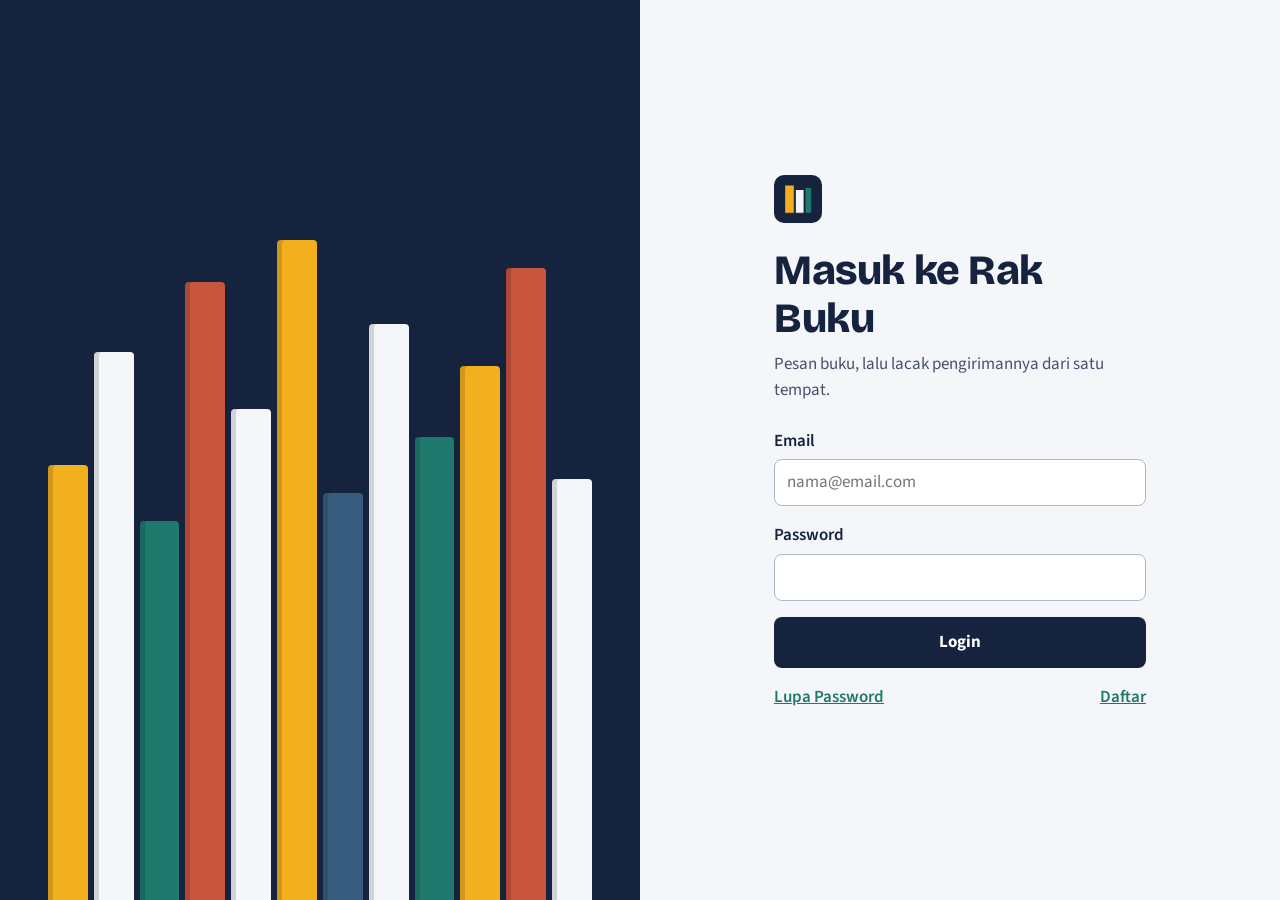
<file: tugas-uts-web1/index.html>
<!DOCTYPE html>
<html lang="id">
<head>
  <meta charset="UTF-8">
  <meta name="viewport" content="width=device-width, initial-scale=1.0">
  <link rel="icon" href="assets/logo.png">
  <link rel="preconnect" href="https://fonts.googleapis.com">
  <link rel="preconnect" href="https://fonts.gstatic.com" crossorigin>
  <link href="https://fonts.googleapis.com/css2?family=Bricolage+Grotesque:wght@600;700;800&family=Source+Sans+3:wght@400;600;700&display=swap" rel="stylesheet">
  <link rel="stylesheet" href="css/style.css">
  <title>Masuk | Rak Buku</title>
</head>
<body data-page="login" class="page-login">
  <main class="login-layout">
    <!-- Panel kiri: dekorasi punggung buku (hanya hiasan) -->
    <section class="login-art" aria-hidden="true">
      <div class="spines">
        <span style="--h:62%;--c:#f2b01e"></span><span style="--h:78%;--c:#f4f6fa"></span><span style="--h:54%;--c:#1f7a6d"></span>
        <span style="--h:88%;--c:#c8553d"></span><span style="--h:70%;--c:#f4f6fa"></span><span style="--h:94%;--c:#f2b01e"></span>
        <span style="--h:58%;--c:#355c7d"></span><span style="--h:82%;--c:#f4f6fa"></span><span style="--h:66%;--c:#1f7a6d"></span>
        <span style="--h:76%;--c:#f2b01e"></span><span style="--h:90%;--c:#c8553d"></span><span style="--h:60%;--c:#f4f6fa"></span>
      </div>
    </section>

    <section class="login-panel" aria-labelledby="judulLogin">
      <img src="assets/logo.png" alt="Logo Rak Buku" width="48" height="48" class="logo">
      <h1 id="judulLogin">Masuk ke Rak Buku</h1>
      <p class="lead">Pesan buku, lalu lacak pengirimannya dari satu tempat.</p>

      <form id="formLogin" novalidate>
        <div class="field">
          <label for="email">Email</label>
          <input type="email" id="email" name="email" autocomplete="username" placeholder="nama@email.com" required>
          <p class="error" id="errEmail" role="alert"></p>
        </div>
        <div class="field">
          <label for="password">Password</label>
          <input type="password" id="password" name="password" autocomplete="current-password" required>
          <p class="error" id="errPassword" role="alert"></p>
        </div>
        <button type="submit" class="btn btn-primary btn-block">Login</button>
      </form>

      <div class="login-links">
        <button type="button" class="link-btn" id="btnLupa">Lupa Password</button>
        <button type="button" class="link-btn" id="btnDaftar">Daftar</button>
      </div>
      <p class="hint"></p>
    </section>
  </main>

  <!-- Modal: Lupa Password -->
  <dialog id="modalLupa" aria-labelledby="judulLupa">
    <form id="formLupa" class="modal-body" novalidate>
      <h2 id="judulLupa">Lupa password</h2>
      <p>Masukkan email akun Anda. Kami akan menampilkan petunjuk reset (simulasi, tanpa server).</p>
      <div class="field">
        <label for="emailLupa">Email terdaftar</label>
        <input type="email" id="emailLupa" required>
        <p class="error" id="errLupa" role="alert"></p>
      </div>
      <p class="msg-ok" id="okLupa" role="status"></p>
      <div class="modal-actions">
        <button type="button" class="btn btn-ghost" data-close>Batal</button>
        <button type="submit" class="btn btn-primary">Kirim petunjuk reset</button>
      </div>
    </form>
  </dialog>

  <!-- Modal: Daftar -->
  <dialog id="modalDaftar" aria-labelledby="judulDaftar">
    <form id="formDaftar" class="modal-body" novalidate>
      <h2 id="judulDaftar">Buat akun baru</h2>
      <div class="field">
        <label for="regNama">Nama lengkap</label>
        <input type="text" id="regNama" autocomplete="name" required>
        <p class="error" id="errRegNama" role="alert"></p>
      </div>
      <div class="field">
        <label for="regEmail">Email</label>
        <input type="email" id="regEmail" autocomplete="email" required>
        <p class="error" id="errRegEmail" role="alert"></p>
      </div>
      <div class="field">
        <label for="regPassword">Password (minimal 6 karakter)</label>
        <input type="password" id="regPassword" autocomplete="new-password" required>
        <p class="error" id="errRegPassword" role="alert"></p>
      </div>
      <div class="field">
        <label for="regKonfirmasi">Ulangi password</label>
        <input type="password" id="regKonfirmasi" autocomplete="new-password" required>
        <p class="error" id="errRegKonfirmasi" role="alert"></p>
      </div>
      <div class="modal-actions">
        <button type="button" class="btn btn-ghost" data-close>Batal</button>
        <button type="submit" class="btn btn-primary">Daftar</button>
      </div>
    </form>
  </dialog>

  <div id="toast" class="toast" role="status" aria-live="polite"></div>
  <script src="js/data.js"></script>
  <script src="js/script.js"></script>
</body>
</html>
</file>
<file: tugas-uts-web1/css/style.css>
/* =====================================================
   style.css  |  Rak Buku
   Palet: tinta biru, kuning buku, hijau laut, kertas dingin
   ===================================================== */
:root {
  --ink: #16233f;
  --ink-soft: #46506a;
  --paper: #f4f6fa;
  --white: #ffffff;
  --line: #d5dbe6;
  --amber: #f2b01e;
  --amber-dark: #c98f08;
  --teal: #1f7a6d;
  --danger: #b3261e;
  --radius: 10px;
  --font-head: "Bricolage Grotesque", "Trebuchet MS", system-ui, sans-serif;
  --font-body: "Source Sans 3", "Segoe UI", system-ui, sans-serif;
}

*, *::before, *::after { box-sizing: border-box; }
html { -webkit-text-size-adjust: 100%; }
body { margin: 0; background: var(--paper); color: var(--ink); font-family: var(--font-body); font-size: 1.0625rem; line-height: 1.55; min-height: 100vh; display: flex; flex-direction: column; }
h1, h2, h3 { font-family: var(--font-head); line-height: 1.15; margin: 0 0 .5rem; letter-spacing: -.01em; }
h1 { font-size: clamp(1.9rem, 4vw, 2.6rem); font-weight: 800; }
h2 { font-size: 1.35rem; font-weight: 700; }
h3 { font-size: 1.1rem; font-weight: 700; margin-top: 1.5rem; }
a { color: var(--teal); }
img { max-width: 100%; }
:focus-visible { outline: 3px solid var(--amber); outline-offset: 2px; }
.sr-only { position: absolute; width: 1px; height: 1px; overflow: hidden; clip: rect(0 0 0 0); white-space: nowrap; }
.muted { color: var(--ink-soft); font-size: .95rem; margin: 0; }
.lead { color: var(--ink-soft); margin: 0 0 1.5rem; max-width: 56ch; }
.hint { color: var(--ink-soft); font-size: .9rem; margin-top: .75rem; }
.strong { font-weight: 700; }

/* ---------- Tombol ---------- */
.btn { display: inline-flex; align-items: center; justify-content: center; gap: .4rem; font: inherit; font-weight: 700; padding: .65rem 1.1rem; border-radius: 8px; border: 2px solid transparent; cursor: pointer; text-decoration: none; transition: background .15s, border-color .15s; }
.btn-primary { background: var(--ink); color: var(--white); }
.btn-primary:hover { background: #0d1830; }
.btn-ghost { background: transparent; color: var(--ink); border-color: var(--line); }
.btn-ghost:hover { border-color: var(--ink); }
.btn-sm { padding: .3rem .7rem; font-size: .92rem; }
.btn-block { width: 100%; }
.btn:disabled { opacity: .55; cursor: not-allowed; }
.link-btn { background: none; border: 0; padding: 0; font: inherit; font-weight: 600; color: var(--teal); text-decoration: underline; cursor: pointer; }

/* ---------- Form ---------- */
.field { margin-bottom: 1rem; display: flex; flex-direction: column; }
.field.grow { flex: 1; }
label { font-weight: 600; margin-bottom: .3rem; }
input, select, textarea { font: inherit; color: var(--ink); background: var(--white); border: 1.5px solid #aeb7c8; border-radius: 8px; padding: .6rem .75rem; width: 100%; }
input:focus, select:focus, textarea:focus { border-color: var(--ink); outline: 3px solid rgba(242, 176, 30, .5); outline-offset: 0; }
input.invalid, select.invalid, textarea.invalid { border-color: var(--danger); background: #fff6f5; }
.error { color: var(--danger); font-size: .92rem; margin: .3rem 0 0; min-height: 0; }
.error:empty { display: none; }
.msg-ok { color: var(--teal); font-weight: 600; }
.msg-ok:empty { display: none; }
.qty { width: 5rem; padding: .35rem .5rem; }

/* ---------- Login ---------- */
.login-layout { flex: 1; display: grid; grid-template-columns: minmax(0, 1fr) minmax(0, 1fr); min-height: 100vh; }
.login-art { background: var(--ink); display: flex; align-items: flex-end; padding: 0 3rem; }
.spines { display: flex; align-items: flex-end; gap: 6px; width: 100%; height: 78%; }
.spines span { flex: 1; height: var(--h); background: var(--c); border-radius: 4px 4px 0 0; box-shadow: inset 5px 0 0 rgba(0,0,0,.14); }
.login-panel { align-self: center; justify-self: center; width: min(100%, 420px); padding: 2rem 1.5rem; }
.logo { border-radius: 10px; margin-bottom: 1rem; }
.login-links { display: flex; justify-content: space-between; margin-top: 1rem; }

/* ---------- Modal (dialog) ---------- */
dialog { border: 0; border-radius: 14px; padding: 0; width: min(92vw, 460px); color: var(--ink); box-shadow: 0 24px 60px rgba(22, 35, 63, .35); }
dialog::backdrop { background: rgba(22, 35, 63, .55); }
.modal-body { padding: 1.5rem; }
.modal-actions { display: flex; justify-content: flex-end; gap: .6rem; flex-wrap: wrap; margin-top: 1rem; }
.do-number { font-family: var(--font-head); font-size: 1.5rem; font-weight: 800; background: var(--paper); border: 2px dashed var(--amber-dark); border-radius: 8px; padding: .6rem; text-align: center; margin: .5rem 0; }
ul.plain { padding-left: 1.1rem; margin: .5rem 0; }

/* ---------- Navbar ---------- */
.navbar { background: var(--ink); color: var(--white); }
.navbar-inner { max-width: 1100px; margin: 0 auto; padding: .7rem 1.25rem; display: flex; align-items: center; gap: 1.25rem; flex-wrap: wrap; }
.brand { display: flex; align-items: center; gap: .55rem; color: var(--white); text-decoration: none; font-family: var(--font-head); font-weight: 800; font-size: 1.2rem; }
.brand img { border-radius: 6px; }
.navbar nav { display: flex; gap: .25rem; flex: 1; flex-wrap: wrap; }
.navbar nav a { color: #dfe5f1; text-decoration: none; padding: .35rem .7rem; border-radius: 6px; font-weight: 600; }
.navbar nav a:hover { background: rgba(255,255,255,.1); }
.navbar nav a[aria-current="page"] { background: var(--amber); color: var(--ink); }
.user { display: flex; align-items: center; gap: .75rem; font-size: .95rem; }
.user .btn-ghost { color: var(--white); border-color: rgba(255,255,255,.35); }
.badge { display: inline-block; min-width: 1.4rem; text-align: center; background: var(--white); color: var(--ink); border-radius: 999px; font-size: .8rem; padding: 0 .4rem; margin-left: .2rem; }

/* ---------- Layout umum ---------- */
.container { width: 100%; max-width: 1100px; margin: 0 auto; padding: 2rem 1.25rem 3rem; flex: 1; }
.container.narrow { max-width: 760px; }
.hero { margin-bottom: 1.75rem; }
.footer { text-align: center; padding: 1.25rem; color: var(--ink-soft); font-size: .9rem; border-top: 1px solid var(--line); }
.footer p { margin: 0; }

.menu-grid { display: grid; grid-template-columns: repeat(2, minmax(0, 1fr)); gap: 1rem; margin-bottom: 2rem; }
.menu-btn { display: flex; flex-direction: column; gap: .35rem; text-align: left; font: inherit; color: var(--ink); text-decoration: none; background: var(--white); border: 2px solid var(--line); border-left: 8px solid var(--amber); border-radius: var(--radius); padding: 1.25rem 1.25rem 1.25rem 1.1rem; cursor: pointer; transition: border-color .15s, transform .15s; }
.menu-btn strong { font-family: var(--font-head); font-size: 1.25rem; }
.menu-btn span { color: var(--ink-soft); }
.menu-btn:hover { border-color: var(--ink); border-left-color: var(--amber); }
.menu-btn[aria-expanded="true"] { background: var(--ink); color: var(--white); border-color: var(--ink); border-left-color: var(--amber); }
.menu-btn[aria-expanded="true"] span { color: #cdd5e6; }

.panel { background: var(--white); border: 1px solid var(--line); border-radius: var(--radius); padding: 1.4rem; margin-bottom: 1.5rem; }
.panel[hidden] { display: none; }
.toolbar { display: grid; grid-template-columns: 2fr 1fr; gap: 1rem; margin: 1.25rem 0 .5rem; }
.grid-form { display: grid; grid-template-columns: repeat(3, minmax(0, 1fr)); gap: 0 1rem; margin-top: 1rem; }
.align-end { justify-content: flex-end; }
.inline-form { display: flex; gap: .75rem; align-items: flex-end; margin-top: 1.25rem; }
.inline-form .field { margin-bottom: 0; }
.search-row { display: flex; gap: .75rem; align-items: flex-start; }
.search-row .btn { margin-top: 1.9rem; }
.checkout-grid { display: grid; grid-template-columns: repeat(2, minmax(0, 1fr)); gap: 1.5rem; align-items: start; }

/* ---------- Tabel ---------- */
.table-wrap { overflow-x: auto; }
table { width: 100%; border-collapse: collapse; }
caption { text-align: left; }
th, td { text-align: left; padding: .7rem .6rem; border-bottom: 1px solid var(--line); vertical-align: middle; }
thead th { font-family: var(--font-head); font-size: .95rem; border-bottom: 2px solid var(--ink); }
tfoot th, tfoot td { border-top: 2px solid var(--ink); font-weight: 700; border-bottom: 0; }
.num { text-align: right; font-variant-numeric: tabular-nums; }
.cover { border-radius: 3px; display: block; object-fit: cover; box-shadow: 2px 2px 0 var(--line); }
.stok-tipis { color: var(--danger); font-weight: 700; }
tr.baru { animation: sorot 2.4s ease-out; }
@keyframes sorot { from { background: #fff1c7; } to { background: transparent; } }
.empty { padding: 1.25rem; background: var(--paper); border-radius: 8px; color: var(--ink-soft); }
.empty[hidden] { display: none; }
[hidden] { display: none !important; }

/* ---------- Tracking ---------- */
.detail { display: grid; grid-template-columns: repeat(2, minmax(0, 1fr)); gap: 1rem; margin: 0 0 1.25rem; }
.detail dt, .summary dt { color: var(--ink-soft); font-size: .92rem; }
.detail dd, .summary dd { margin: 0; font-weight: 700; }
.badge-status { display: inline-block; padding: .15rem .7rem; border-radius: 999px; font-size: .9rem; font-weight: 700; background: #e7ebf3; }
.st-0 { background: #e7ebf3; } .st-1 { background: #fde9b0; } .st-2 { background: #cfe4f7; } .st-3 { background: #c9ece6; } .st-4 { background: var(--teal); color: var(--white); }
.progress { height: 14px; background: var(--paper); border: 1px solid var(--line); border-radius: 999px; overflow: hidden; }
.progress-fill { height: 100%; width: 0; background: var(--teal); border-radius: 999px; transition: width .6s ease; }
.steps { list-style: none; display: grid; grid-template-columns: repeat(5, 1fr); gap: .25rem; padding: 0; margin: .6rem 0 0; font-size: .85rem; color: var(--ink-soft); }
.steps li { text-align: center; }
.steps li.selesai { color: var(--teal); font-weight: 600; }
.steps li.aktif { color: var(--ink); font-weight: 800; }

.summary { margin: 1.25rem 0; border-top: 1px solid var(--line); padding-top: .75rem; }
.summary > div { display: flex; justify-content: space-between; padding: .2rem 0; }
.summary .total { font-size: 1.2rem; border-top: 2px solid var(--ink); margin-top: .4rem; padding-top: .5rem; }

/* ---------- Toast ---------- */
.toast { position: fixed; left: 50%; bottom: 1.5rem; transform: translate(-50%, 20px); background: var(--ink); color: var(--white); padding: .7rem 1.1rem; border-radius: 8px; opacity: 0; pointer-events: none; transition: opacity .2s, transform .2s; max-width: 90vw; z-index: 50; }
.toast.show { opacity: 1; transform: translate(-50%, 0); }
.toast.err { background: var(--danger); }

/* ---------- Responsif ---------- */
@media (max-width: 860px) {
  .login-layout { grid-template-columns: 1fr; min-height: 0; }
  .login-art { height: 140px; padding: 0 1.5rem; }
  .spines { height: 100%; }
  .menu-grid, .checkout-grid, .detail, .toolbar { grid-template-columns: 1fr; }
  .grid-form { grid-template-columns: 1fr 1fr; }
  .search-row { flex-direction: column; } .search-row .btn { margin-top: 0; }
}
@media (max-width: 520px) {
  .grid-form { grid-template-columns: 1fr; }
  .steps { font-size: .72rem; }
  .navbar-inner { gap: .6rem; }
}
@media (prefers-reduced-motion: reduce) {
  * { transition: none !important; animation: none !important; }
}
</file>
